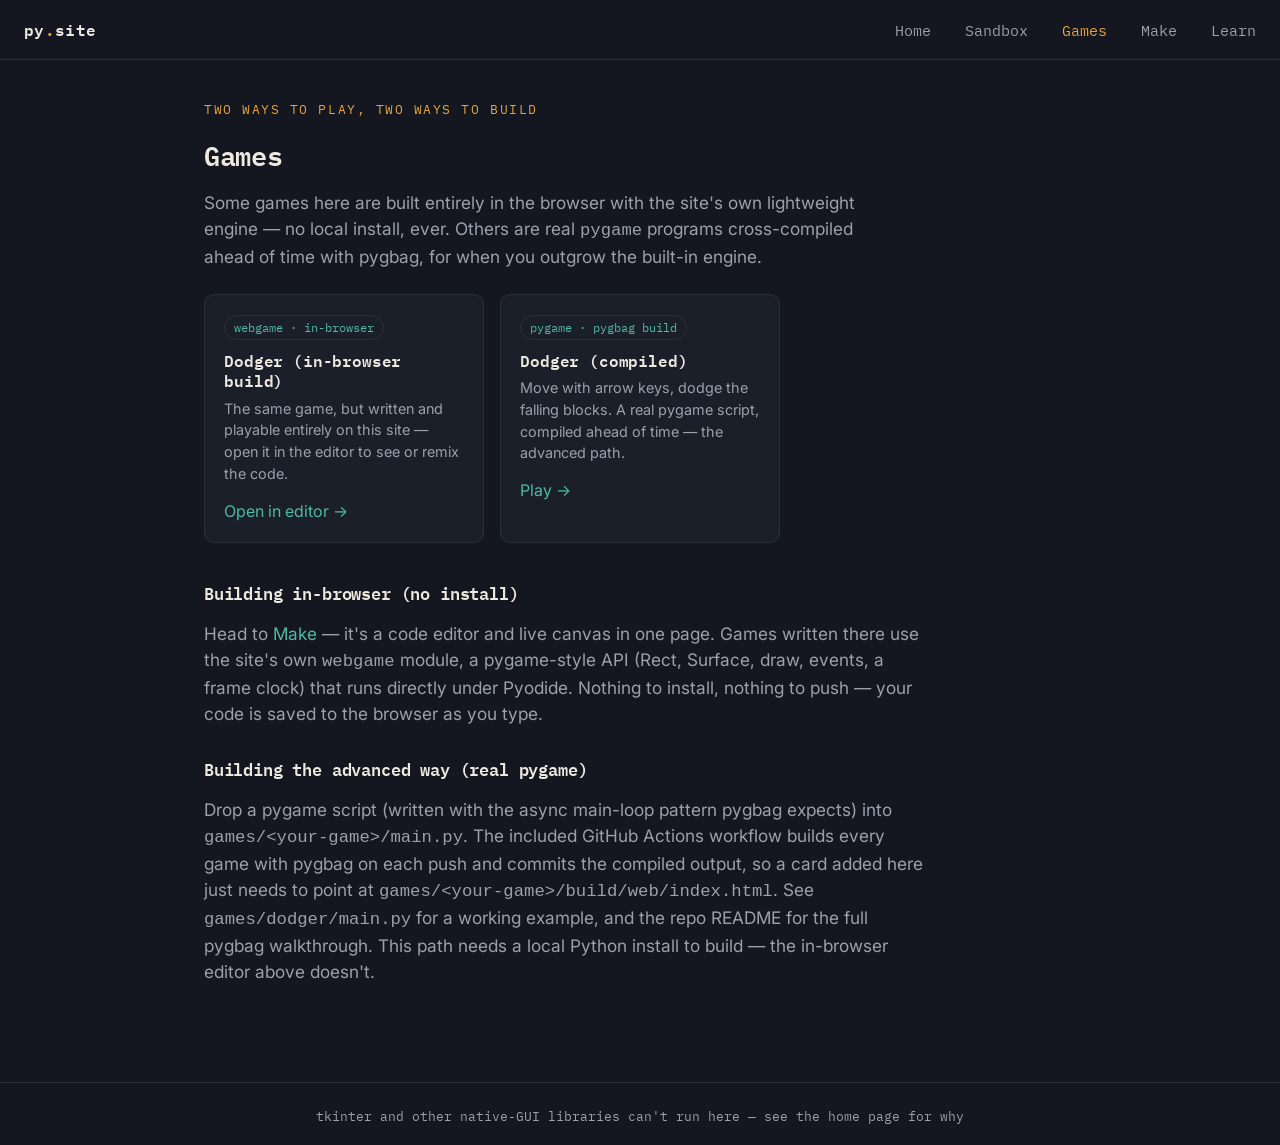
<file: games/index.html>
<!doctype html>
<html lang="en">
<head>
<meta charset="utf-8">
<meta name="viewport" content="width=device-width, initial-scale=1">
<title>Games — pysite</title>
<link rel="stylesheet" href="../assets/style.css">
<link rel="preconnect" href="https://fonts.googleapis.com">
<link href="https://fonts.googleapis.com/css2?family=IBM+Plex+Mono:wght@400;600&family=Inter:wght@400;500&display=swap" rel="stylesheet">
</head>
<body>

<header class="site-header">
  <div class="brand">py<span class="dot">.</span>site</div>
  <nav>
    <a href="../index.html">Home</a>
    <a href="../sandbox/index.html">Sandbox</a>
    <a href="index.html" class="current">Games</a>
    <a href="../make/index.html">Make</a>
    <a href="../learn/index.html">Learn</a>
  </nav>
</header>

<main>
  <div class="eyebrow">two ways to play, two ways to build</div>
  <h1 style="font-size: 1.7rem;">Games</h1>
  <p class="lede">
    Some games here are built entirely in the browser with the site's own lightweight
    engine — no local install, ever. Others are real <code>pygame</code> programs
    cross-compiled ahead of time with pygbag, for when you outgrow the built-in engine.
  </p>

  <div class="card-grid">
    <div class="card">
      <span class="tag">webgame &middot; in-browser</span>
      <h3>Dodger (in-browser build)</h3>
      <p>The same game, but written and playable entirely on this site — open it in the editor to see or remix the code.</p>
      <a href="../make/index.html">Open in editor &rarr;</a>
    </div>
    <div class="card">
      <span class="tag">pygame &middot; pygbag build</span>
      <h3>Dodger (compiled)</h3>
      <p>Move with arrow keys, dodge the falling blocks. A real pygame script, compiled ahead of time — the advanced path.</p>
      <a href="dodger/build/web/index.html">Play &rarr;</a>
    </div>
  </div>

  <h2 style="margin-top: 2.5rem; font-size: 1.05rem;">Building in-browser (no install)</h2>
  <p class="lede" style="max-width: 66ch;">
    Head to <a href="../make/index.html">Make</a> — it's a code editor and live canvas
    in one page. Games written there use the site's own <code>webgame</code> module, a
    pygame-style API (Rect, Surface, draw, events, a frame clock) that runs directly
    under Pyodide. Nothing to install, nothing to push — your code is saved to the
    browser as you type.
  </p>

  <h2 style="margin-top: 2rem; font-size: 1.05rem;">Building the advanced way (real pygame)</h2>
  <p class="lede" style="max-width: 66ch;">
    Drop a pygame script (written with the async main-loop pattern pygbag expects) into
    <code>games/&lt;your-game&gt;/main.py</code>. The included GitHub Actions workflow builds
    every game with pygbag on each push and commits the compiled output, so a card added
    here just needs to point at <code>games/&lt;your-game&gt;/build/web/index.html</code>.
    See <code>games/dodger/main.py</code> for a working example, and the repo README for
    the full pygbag walkthrough. This path needs a local Python install to build — the
    in-browser editor above doesn't.
  </p>
</main>

<footer>tkinter and other native-GUI libraries can't run here — see the home page for why</footer>
</body>
</html>
</file>
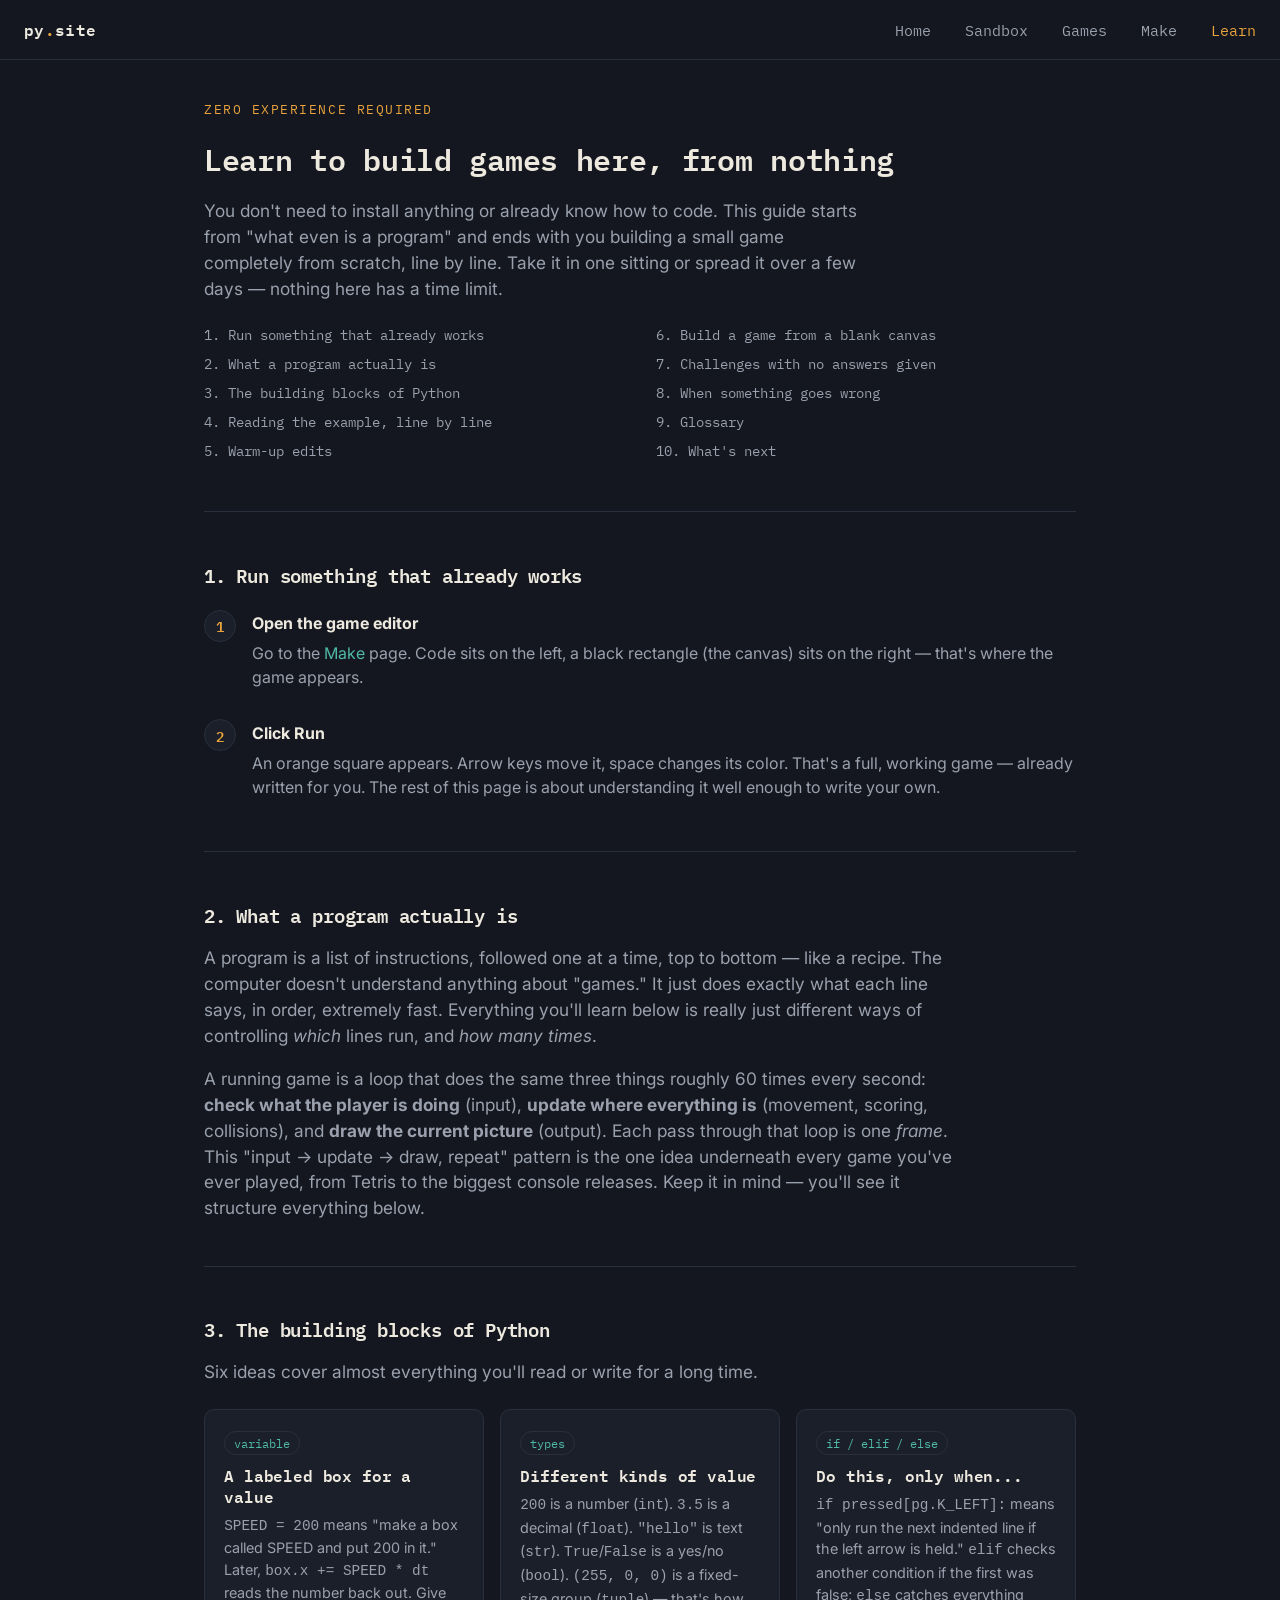
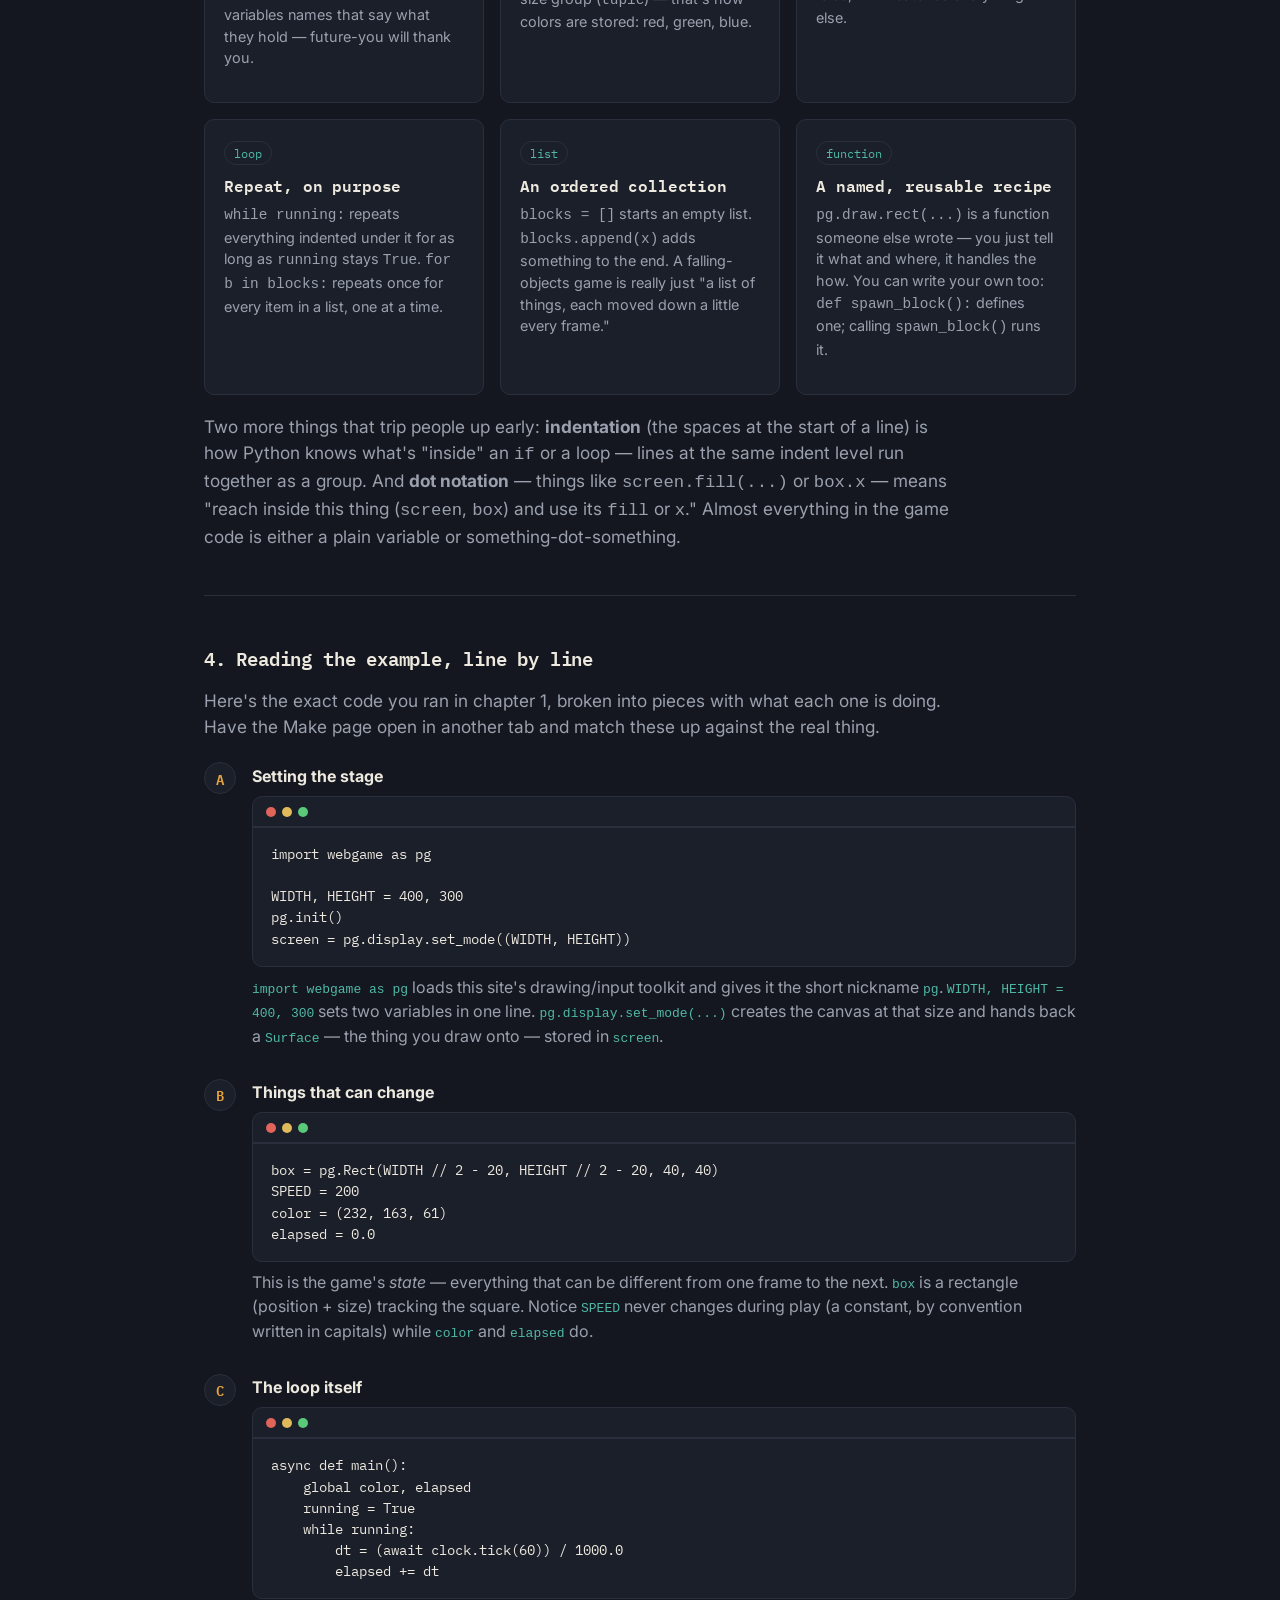
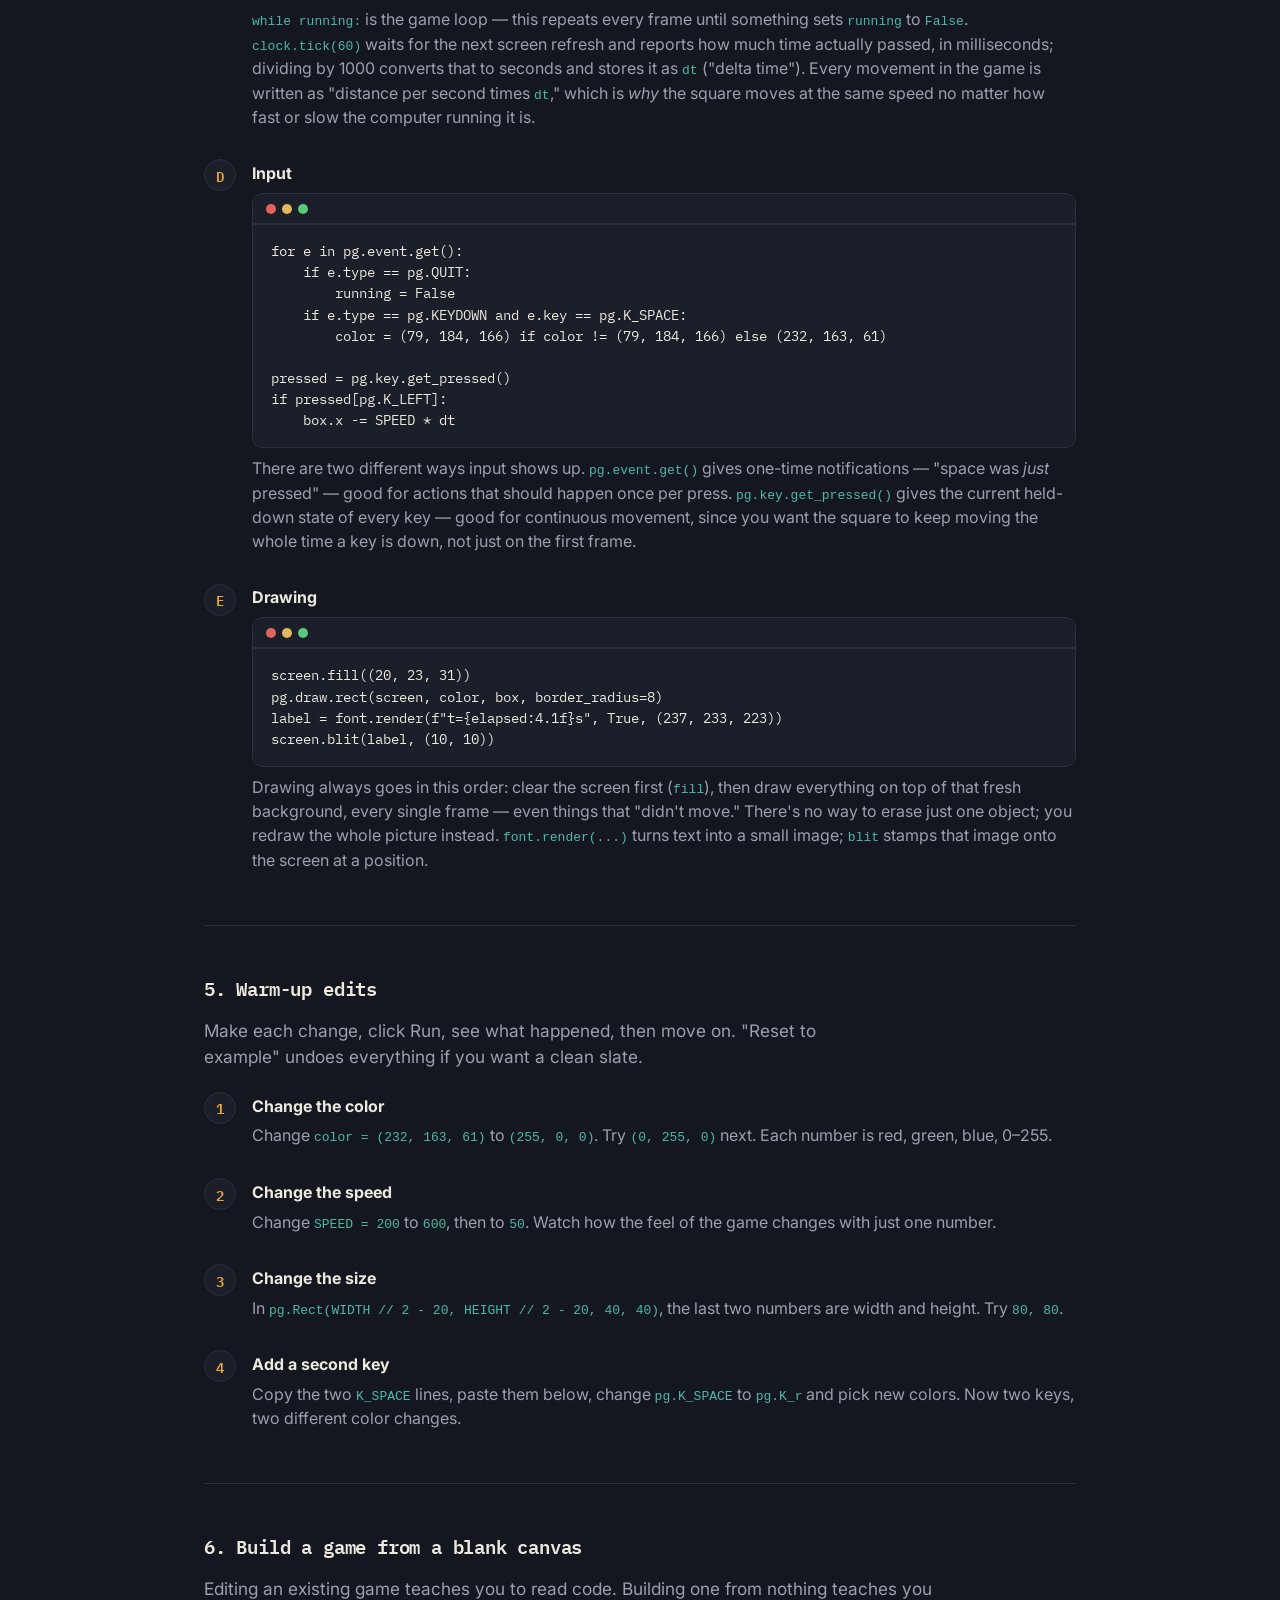
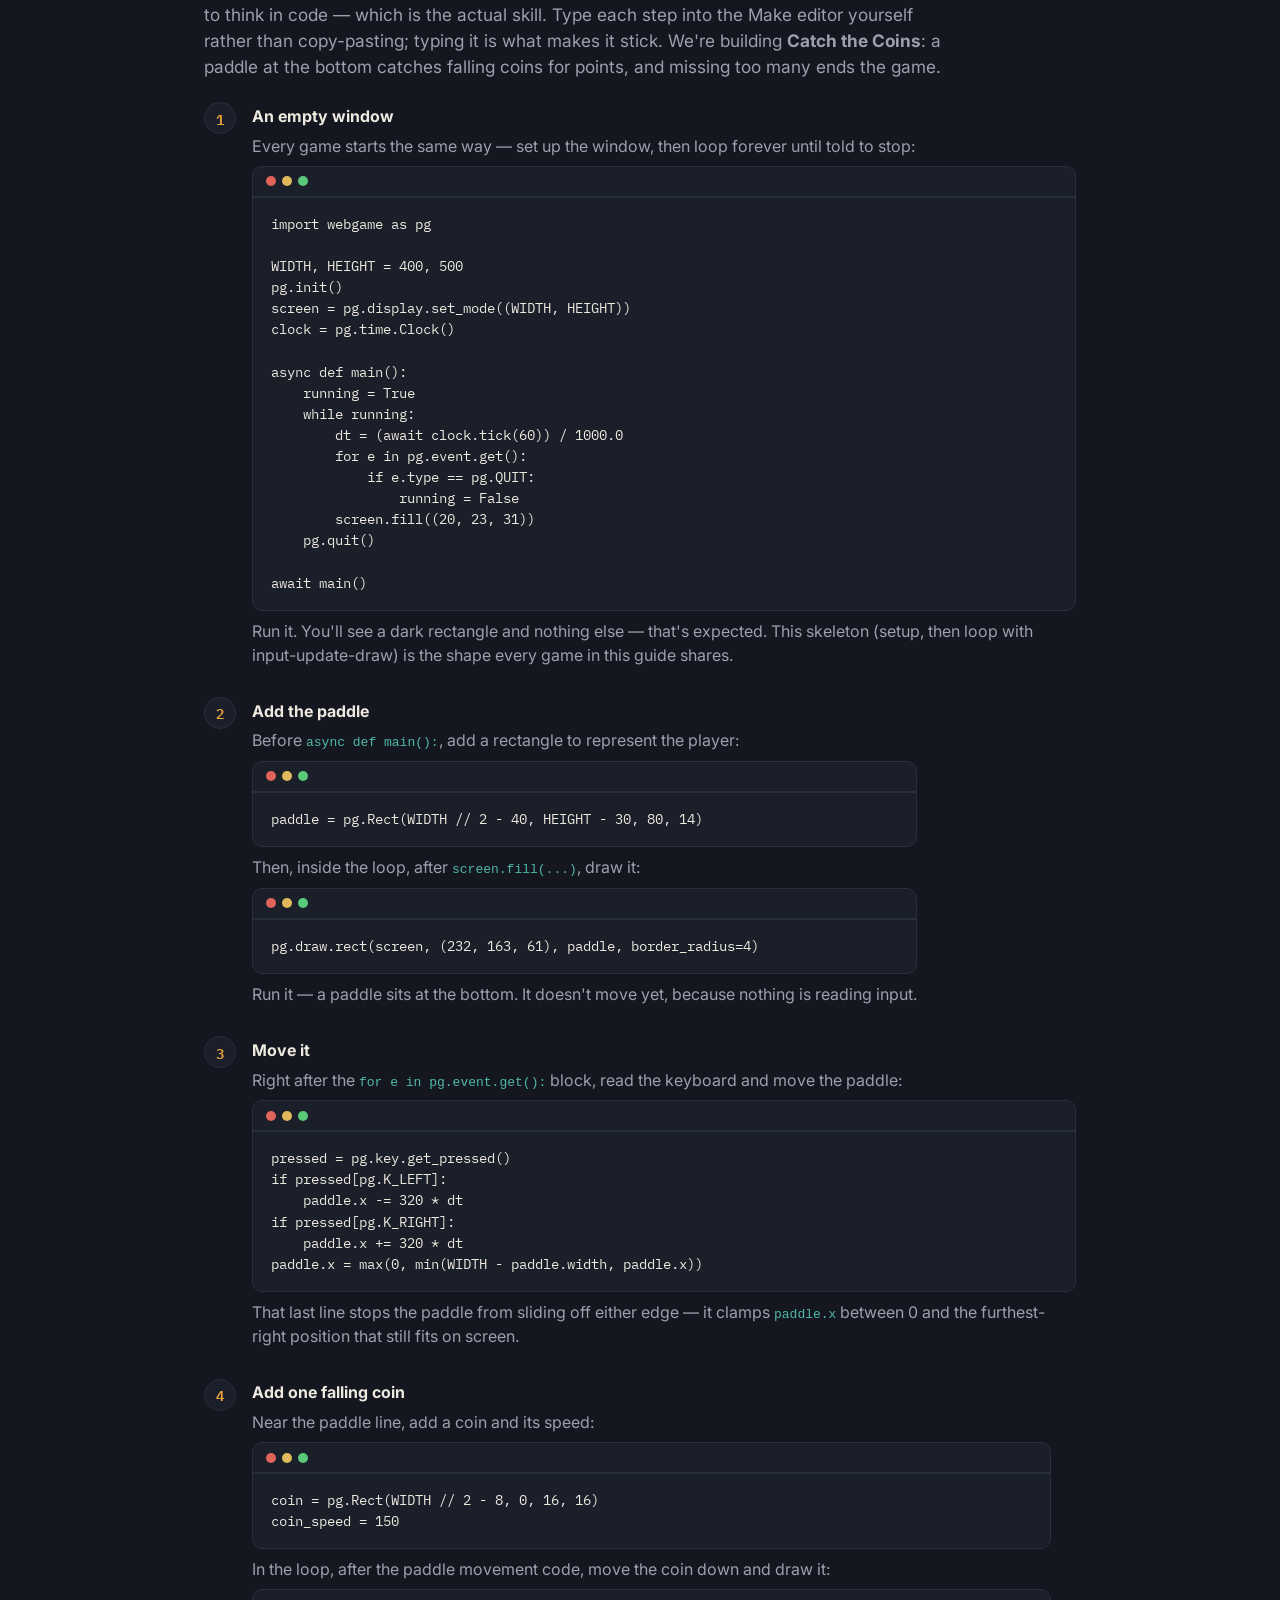
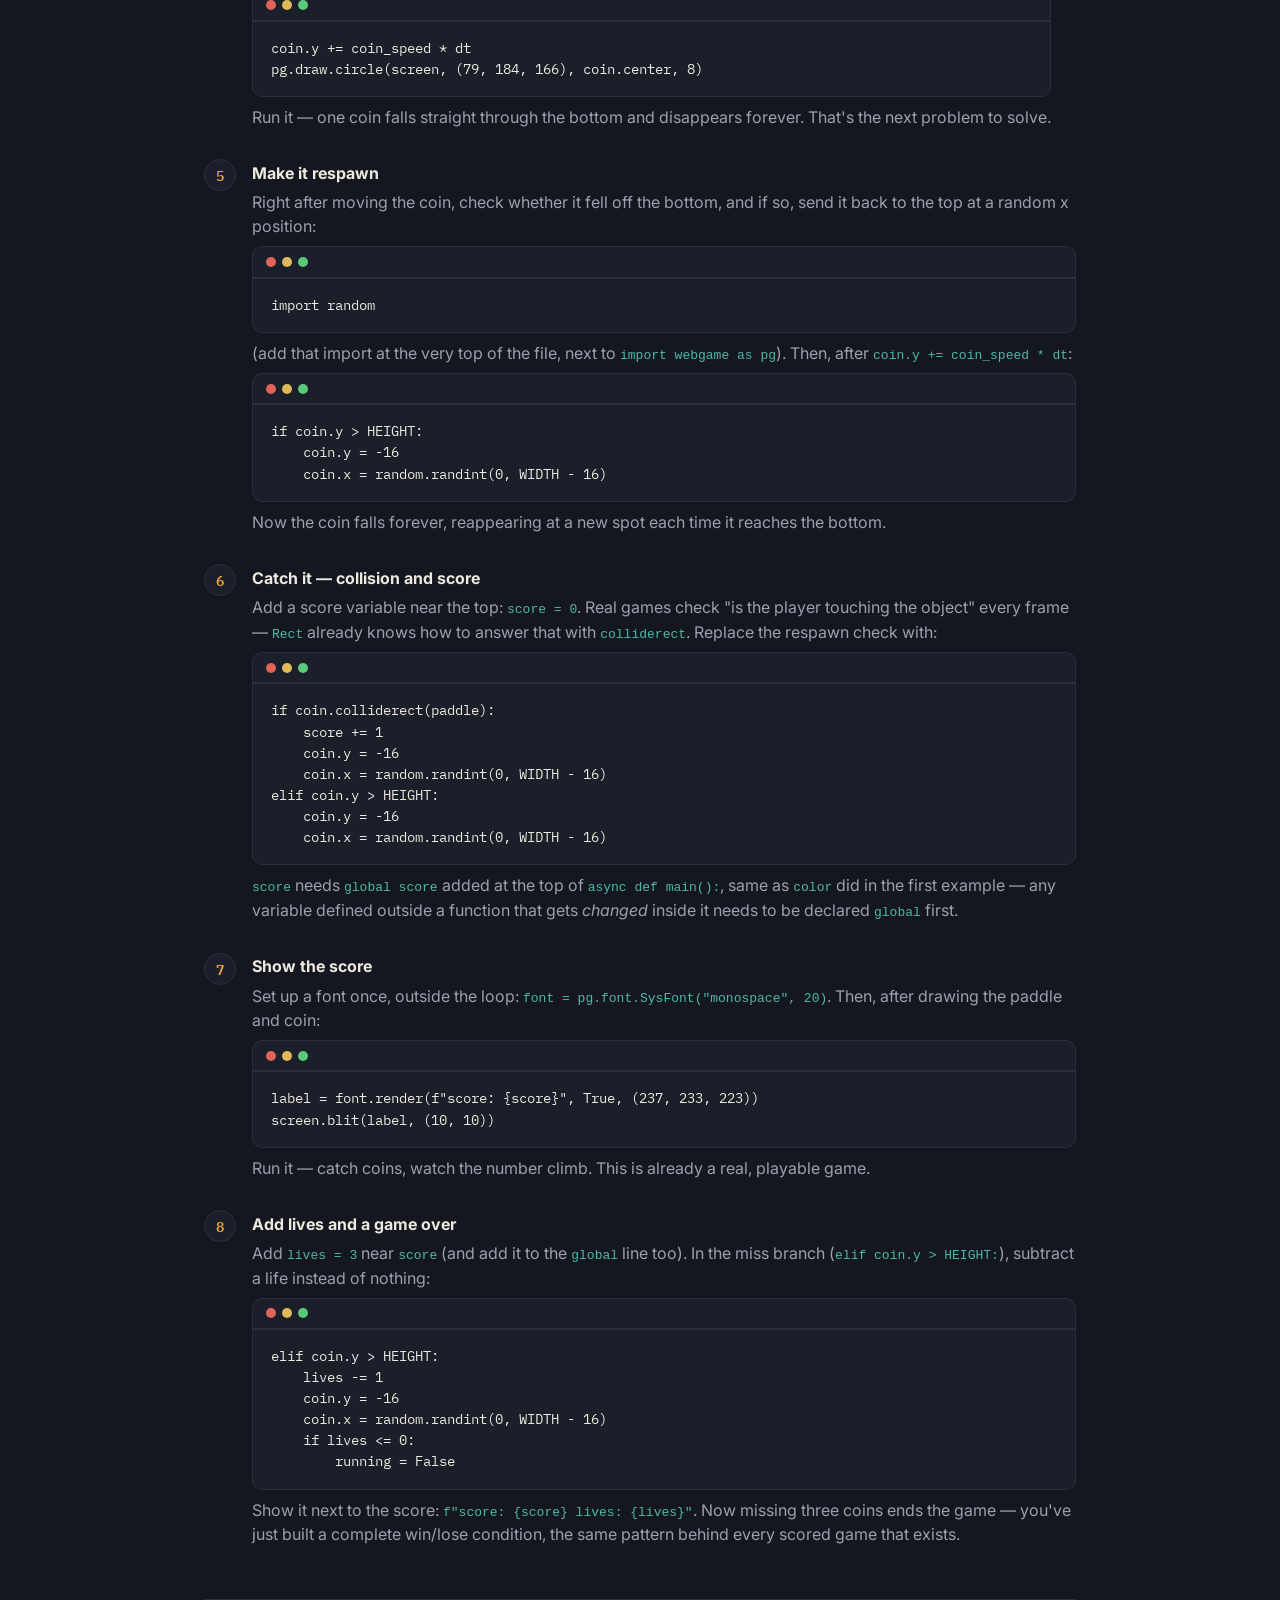
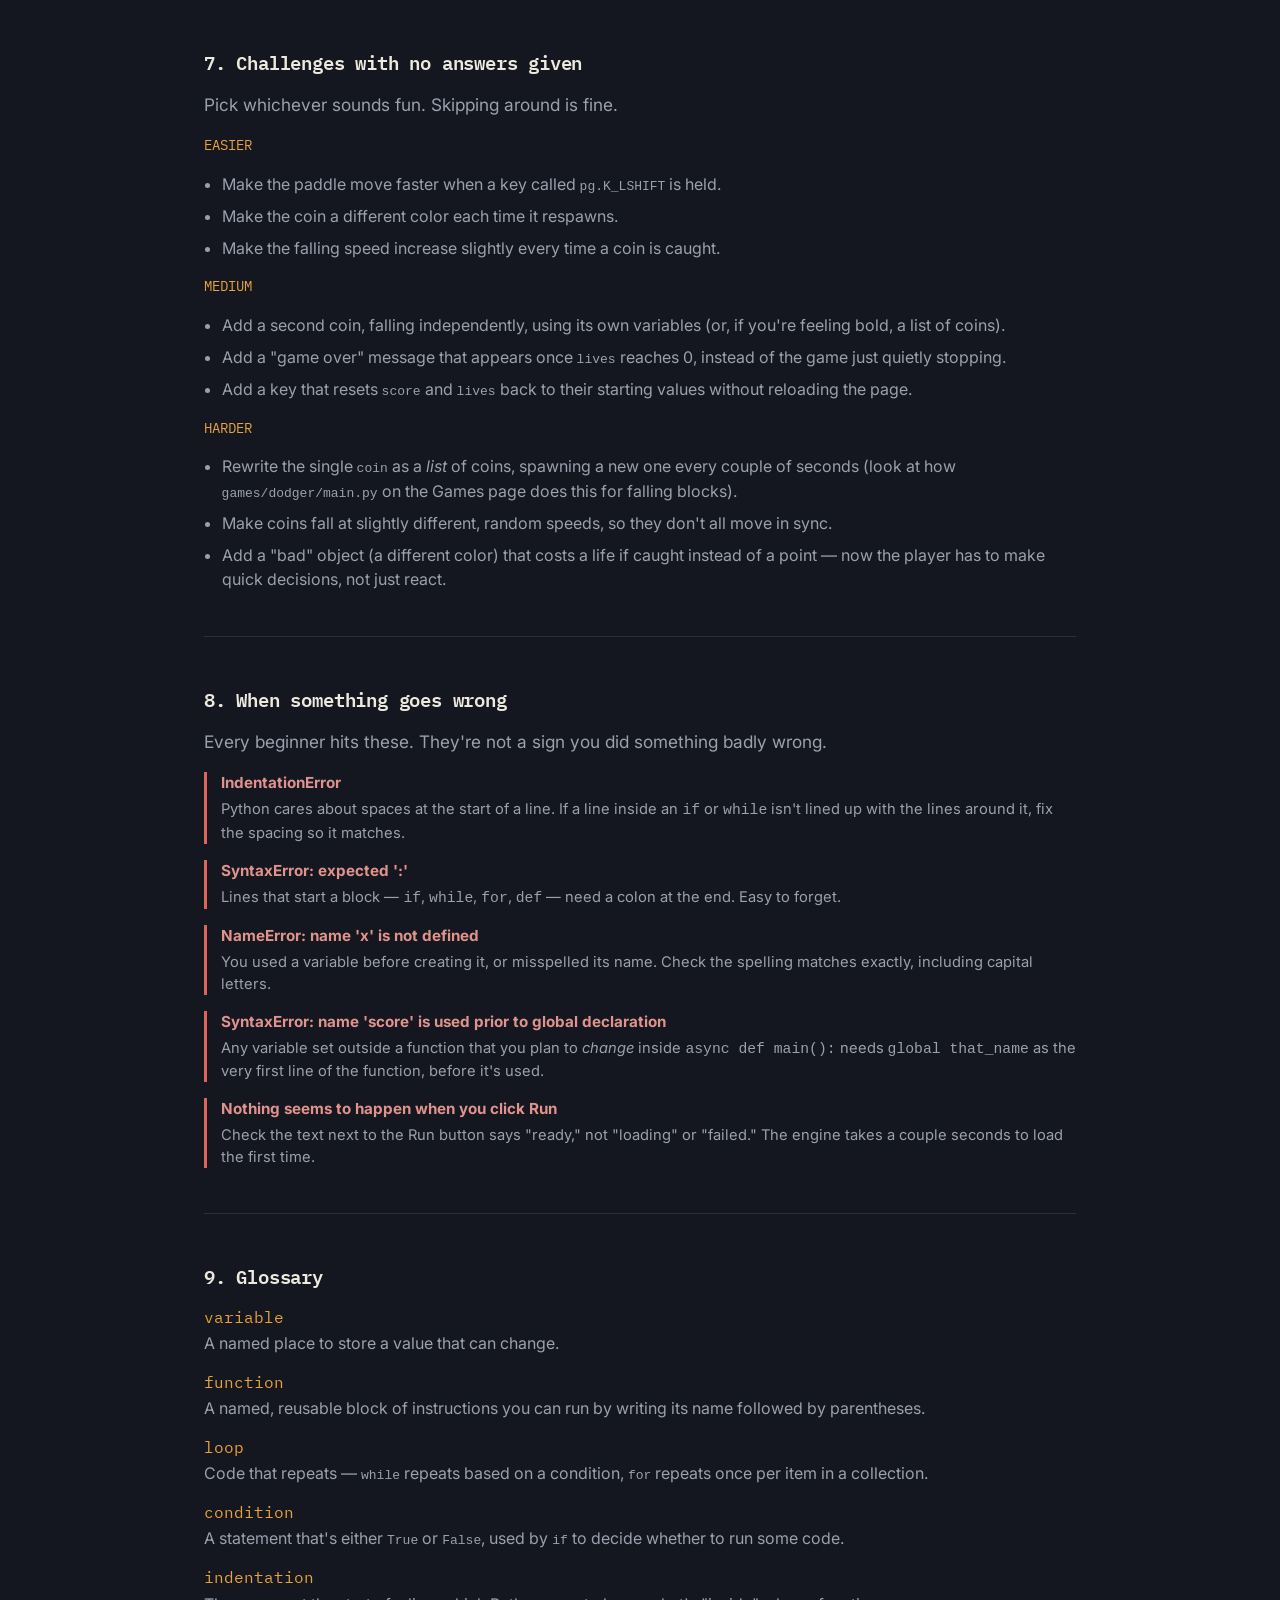
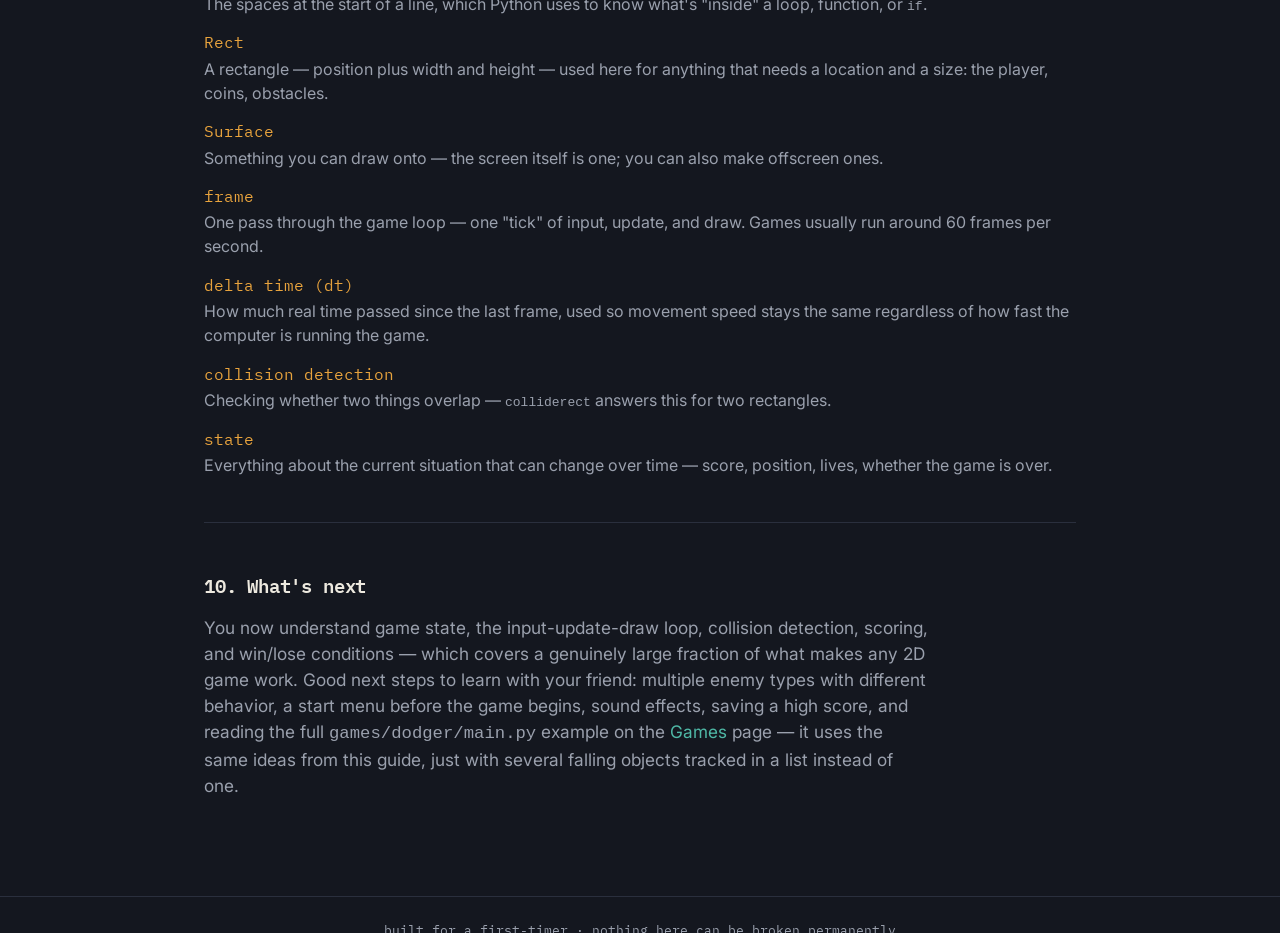
<file: learn/index.html>
<!doctype html>
<html lang="en">
<head>
<meta charset="utf-8">
<meta name="viewport" content="width=device-width, initial-scale=1">
<title>Learn — pysite</title>
<link rel="stylesheet" href="../assets/style.css">
<link rel="preconnect" href="https://fonts.googleapis.com">
<link href="https://fonts.googleapis.com/css2?family=IBM+Plex+Mono:wght@400;600&family=Inter:wght@400;500&display=swap" rel="stylesheet">
<style>
  .step { display: flex; gap: 1rem; margin: 1.4rem 0; }
  .step .num {
    font-family: var(--mono); font-weight: 600; color: var(--amber);
    background: var(--bg-raised); border: 1px solid var(--rule);
    width: 2rem; height: 2rem; border-radius: 50%;
    display: flex; align-items: center; justify-content: center;
    flex-shrink: 0; font-size: 0.9rem;
  }
  .step h4 { margin: 0.1rem 0 0.35rem; }
  .step p { margin: 0 0 0.5rem; color: var(--ink-dim); }
  .step code { color: var(--teal); }
  .challenge-list { padding-left: 1.1rem; color: var(--ink-dim); }
  .challenge-list li { margin: 0.5rem 0; }
  .oops { border-left: 3px solid #e0645a; padding-left: 0.9rem; margin: 1rem 0; }
  .oops h4 { margin: 0 0 0.2rem; color: #e0938c; font-size: 0.95rem; }
  .oops p { margin: 0; color: var(--ink-dim); font-size: 0.92rem; }
  code, .terminal pre, .terminal .out { word-break: break-word; }
  .toc { columns: 2; gap: 2rem; margin: 1.2rem 0 2.5rem; }
  .toc a { display: block; font-family: var(--mono); font-size: 0.88rem; padding: 0.25rem 0; color: var(--ink-dim); }
  .toc a:hover { color: var(--amber); text-decoration: none; }
  section.chapter { border-top: 1px solid var(--rule); padding-top: 2.2rem; margin-top: 2.8rem; }
  .glossary dt { font-family: var(--mono); color: var(--amber); margin-top: 0.9rem; }
  .glossary dd { margin: 0.15rem 0 0; color: var(--ink-dim); }
  .diff-add { color: var(--teal); }
</style>
</head>
<body>

<header class="site-header">
  <div class="brand">py<span class="dot">.</span>site</div>
  <nav>
    <a href="../index.html">Home</a>
    <a href="../sandbox/index.html">Sandbox</a>
    <a href="../games/index.html">Games</a>
    <a href="../make/index.html">Make</a>
    <a href="index.html" class="current">Learn</a>
  </nav>
</header>

<main>
  <div class="eyebrow">zero experience required</div>
  <h1 style="font-size: 1.9rem;">Learn to build games here, from nothing</h1>
  <p class="lede">
    You don't need to install anything or already know how to code. This guide
    starts from "what even is a program" and ends with you building a small
    game completely from scratch, line by line. Take it in one sitting or
    spread it over a few days — nothing here has a time limit.
  </p>

  <div class="toc">
    <a href="#ch1">1. Run something that already works</a>
    <a href="#ch2">2. What a program actually is</a>
    <a href="#ch3">3. The building blocks of Python</a>
    <a href="#ch4">4. Reading the example, line by line</a>
    <a href="#ch5">5. Warm-up edits</a>
    <a href="#ch6">6. Build a game from a blank canvas</a>
    <a href="#ch7">7. Challenges with no answers given</a>
    <a href="#ch8">8. When something goes wrong</a>
    <a href="#ch9">9. Glossary</a>
    <a href="#ch10">10. What's next</a>
  </div>

  <section class="chapter" id="ch1">
  <h2 style="font-size: 1.2rem;">1. Run something that already works</h2>
  <div class="step">
    <div class="num">1</div>
    <div>
      <h4>Open the game editor</h4>
      <p>
        Go to the <a href="../make/index.html">Make</a> page. Code sits on the
        left, a black rectangle (the canvas) sits on the right — that's where
        the game appears.
      </p>
    </div>
  </div>
  <div class="step">
    <div class="num">2</div>
    <div>
      <h4>Click Run</h4>
      <p>
        An orange square appears. Arrow keys move it, space changes its
        color. That's a full, working game — already written for you. The
        rest of this page is about understanding it well enough to write
        your own.
      </p>
    </div>
  </div>
  </section>

  <section class="chapter" id="ch2">
  <h2 style="font-size: 1.2rem;">2. What a program actually is</h2>
  <p class="lede" style="max-width: 68ch;">
    A program is a list of instructions, followed one at a time, top to
    bottom — like a recipe. The computer doesn't understand anything about
    "games." It just does exactly what each line says, in order, extremely
    fast. Everything you'll learn below is really just different ways of
    controlling <em>which</em> lines run, and <em>how many times</em>.
  </p>
  <p class="lede" style="max-width: 68ch;">
    A running game is a loop that does the same three things roughly 60
    times every second: <strong>check what the player is doing</strong>
    (input), <strong>update where everything is</strong> (movement, scoring,
    collisions), and <strong>draw the current picture</strong> (output). Each
    pass through that loop is one <em>frame</em>. This "input → update →
    draw, repeat" pattern is the one idea underneath every game you've ever
    played, from Tetris to the biggest console releases. Keep it in mind —
    you'll see it structure everything below.
  </p>
  </section>

  <section class="chapter" id="ch3">
  <h2 style="font-size: 1.2rem;">3. The building blocks of Python</h2>
  <p class="lede">Six ideas cover almost everything you'll read or write for a long time.</p>

  <div class="card-grid">
    <div class="card">
      <span class="tag">variable</span>
      <h3>A labeled box for a value</h3>
      <p><code>SPEED = 200</code> means "make a box called SPEED and put 200 in it." Later, <code>box.x += SPEED * dt</code> reads the number back out. Give variables names that say what they hold — future-you will thank you.</p>
    </div>
    <div class="card">
      <span class="tag">types</span>
      <h3>Different kinds of value</h3>
      <p><code>200</code> is a number (<code>int</code>). <code>3.5</code> is a decimal (<code>float</code>). <code>"hello"</code> is text (<code>str</code>). <code>True</code>/<code>False</code> is a yes/no (<code>bool</code>). <code>(255, 0, 0)</code> is a fixed-size group (<code>tuple</code>) — that's how colors are stored: red, green, blue.</p>
    </div>
    <div class="card">
      <span class="tag">if / elif / else</span>
      <h3>Do this, only when...</h3>
      <p><code>if pressed[pg.K_LEFT]:</code> means "only run the next indented line if the left arrow is held." <code>elif</code> checks another condition if the first was false; <code>else</code> catches everything else.</p>
    </div>
    <div class="card">
      <span class="tag">loop</span>
      <h3>Repeat, on purpose</h3>
      <p><code>while running:</code> repeats everything indented under it for as long as <code>running</code> stays <code>True</code>. <code>for b in blocks:</code> repeats once for every item in a list, one at a time.</p>
    </div>
    <div class="card">
      <span class="tag">list</span>
      <h3>An ordered collection</h3>
      <p><code>blocks = []</code> starts an empty list. <code>blocks.append(x)</code> adds something to the end. A falling-objects game is really just "a list of things, each moved down a little every frame."</p>
    </div>
    <div class="card">
      <span class="tag">function</span>
      <h3>A named, reusable recipe</h3>
      <p><code>pg.draw.rect(...)</code> is a function someone else wrote — you just tell it what and where, it handles the how. You can write your own too: <code>def spawn_block():</code> defines one; calling <code>spawn_block()</code> runs it.</p>
    </div>
  </div>

  <p class="lede" style="max-width: 68ch; margin-top: 1.2rem;">
    Two more things that trip people up early: <strong>indentation</strong>
    (the spaces at the start of a line) is how Python knows what's "inside"
    an <code>if</code> or a loop — lines at the same indent level run
    together as a group. And <strong>dot notation</strong> — things like
    <code>screen.fill(...)</code> or <code>box.x</code> — means "reach inside
    this thing (<code>screen</code>, <code>box</code>) and use its
    <code>fill</code> or <code>x</code>." Almost everything in the game code
    is either a plain variable or something-dot-something.
  </p>
  </section>

  <section class="chapter" id="ch4">
  <h2 style="font-size: 1.2rem;">4. Reading the example, line by line</h2>
  <p class="lede" style="max-width: 68ch;">
    Here's the exact code you ran in chapter 1, broken into pieces with what
    each one is doing. Have the Make page open in another tab and match these
    up against the real thing.
  </p>

  <div class="step">
    <div class="num">A</div>
    <div>
      <h4>Setting the stage</h4>
      <div class="terminal" style="margin: 0.5rem 0;"><div class="bar"><span></span><span></span><span></span></div><pre class="out" style="color: var(--ink);">import webgame as pg

WIDTH, HEIGHT = 400, 300
pg.init()
screen = pg.display.set_mode((WIDTH, HEIGHT))</pre></div>
      <p><code>import webgame as pg</code> loads this site's drawing/input toolkit and gives it the short nickname <code>pg</code>. <code>WIDTH, HEIGHT = 400, 300</code> sets two variables in one line. <code>pg.display.set_mode(...)</code> creates the canvas at that size and hands back a <code>Surface</code> — the thing you draw onto — stored in <code>screen</code>.</p>
    </div>
  </div>

  <div class="step">
    <div class="num">B</div>
    <div>
      <h4>Things that can change</h4>
      <div class="terminal" style="margin: 0.5rem 0;"><div class="bar"><span></span><span></span><span></span></div><pre class="out" style="color: var(--ink);">box = pg.Rect(WIDTH // 2 - 20, HEIGHT // 2 - 20, 40, 40)
SPEED = 200
color = (232, 163, 61)
elapsed = 0.0</pre></div>
      <p>This is the game's <em>state</em> — everything that can be different from one frame to the next. <code>box</code> is a rectangle (position + size) tracking the square. Notice <code>SPEED</code> never changes during play (a constant, by convention written in capitals) while <code>color</code> and <code>elapsed</code> do.</p>
    </div>
  </div>

  <div class="step">
    <div class="num">C</div>
    <div>
      <h4>The loop itself</h4>
      <div class="terminal" style="margin: 0.5rem 0;"><div class="bar"><span></span><span></span><span></span></div><pre class="out" style="color: var(--ink);">async def main():
    global color, elapsed
    running = True
    while running:
        dt = (await clock.tick(60)) / 1000.0
        elapsed += dt</pre></div>
      <p><code>while running:</code> is the game loop — this repeats every frame until something sets <code>running</code> to <code>False</code>. <code>clock.tick(60)</code> waits for the next screen refresh and reports how much time actually passed, in milliseconds; dividing by 1000 converts that to seconds and stores it as <code>dt</code> ("delta time"). Every movement in the game is written as "distance per second times <code>dt</code>," which is <em>why</em> the square moves at the same speed no matter how fast or slow the computer running it is.</p>
    </div>
  </div>

  <div class="step">
    <div class="num">D</div>
    <div>
      <h4>Input</h4>
      <div class="terminal" style="margin: 0.5rem 0;"><div class="bar"><span></span><span></span><span></span></div><pre class="out" style="color: var(--ink);">for e in pg.event.get():
    if e.type == pg.QUIT:
        running = False
    if e.type == pg.KEYDOWN and e.key == pg.K_SPACE:
        color = (79, 184, 166) if color != (79, 184, 166) else (232, 163, 61)

pressed = pg.key.get_pressed()
if pressed[pg.K_LEFT]:
    box.x -= SPEED * dt</pre></div>
      <p>There are two different ways input shows up. <code>pg.event.get()</code> gives one-time notifications — "space was <em>just</em> pressed" — good for actions that should happen once per press. <code>pg.key.get_pressed()</code> gives the current held-down state of every key — good for continuous movement, since you want the square to keep moving the whole time a key is down, not just on the first frame.</p>
    </div>
  </div>

  <div class="step">
    <div class="num">E</div>
    <div>
      <h4>Drawing</h4>
      <div class="terminal" style="margin: 0.5rem 0;"><div class="bar"><span></span><span></span><span></span></div><pre class="out" style="color: var(--ink);">screen.fill((20, 23, 31))
pg.draw.rect(screen, color, box, border_radius=8)
label = font.render(f"t={elapsed:4.1f}s", True, (237, 233, 223))
screen.blit(label, (10, 10))</pre></div>
      <p>Drawing always goes in this order: clear the screen first (<code>fill</code>), then draw everything on top of that fresh background, every single frame — even things that "didn't move." There's no way to erase just one object; you redraw the whole picture instead. <code>font.render(...)</code> turns text into a small image; <code>blit</code> stamps that image onto the screen at a position.</p>
    </div>
  </div>
  </section>

  <section class="chapter" id="ch5">
  <h2 style="font-size: 1.2rem;">5. Warm-up edits</h2>
  <p class="lede">Make each change, click Run, see what happened, then move on. "Reset to example" undoes everything if you want a clean slate.</p>

  <div class="step">
    <div class="num">1</div>
    <div><h4>Change the color</h4><p>Change <code>color = (232, 163, 61)</code> to <code>(255, 0, 0)</code>. Try <code>(0, 255, 0)</code> next. Each number is red, green, blue, 0–255.</p></div>
  </div>
  <div class="step">
    <div class="num">2</div>
    <div><h4>Change the speed</h4><p>Change <code>SPEED = 200</code> to <code>600</code>, then to <code>50</code>. Watch how the feel of the game changes with just one number.</p></div>
  </div>
  <div class="step">
    <div class="num">3</div>
    <div><h4>Change the size</h4><p>In <code>pg.Rect(WIDTH // 2 - 20, HEIGHT // 2 - 20, 40, 40)</code>, the last two numbers are width and height. Try <code>80, 80</code>.</p></div>
  </div>
  <div class="step">
    <div class="num">4</div>
    <div><h4>Add a second key</h4><p>Copy the two <code>K_SPACE</code> lines, paste them below, change <code>pg.K_SPACE</code> to <code>pg.K_r</code> and pick new colors. Now two keys, two different color changes.</p></div>
  </div>
  </section>

  <section class="chapter" id="ch6">
  <h2 style="font-size: 1.2rem;">6. Build a game from a blank canvas</h2>
  <p class="lede" style="max-width: 68ch;">
    Editing an existing game teaches you to read code. Building one from
    nothing teaches you to think in code — which is the actual skill. Type
    each step into the Make editor yourself rather than copy-pasting; typing
    it is what makes it stick. We're building <strong>Catch the Coins</strong>:
    a paddle at the bottom catches falling coins for points, and missing too
    many ends the game.
  </p>

  <div class="step">
    <div class="num">1</div>
    <div>
      <h4>An empty window</h4>
      <p>Every game starts the same way — set up the window, then loop forever until told to stop:</p>
      <div class="terminal" style="margin: 0.5rem 0;"><div class="bar"><span></span><span></span><span></span></div><pre class="out" style="color: var(--ink);">import webgame as pg

WIDTH, HEIGHT = 400, 500
pg.init()
screen = pg.display.set_mode((WIDTH, HEIGHT))
clock = pg.time.Clock()

async def main():
    running = True
    while running:
        dt = (await clock.tick(60)) / 1000.0
        for e in pg.event.get():
            if e.type == pg.QUIT:
                running = False
        screen.fill((20, 23, 31))
    pg.quit()

await main()</pre></div>
      <p>Run it. You'll see a dark rectangle and nothing else — that's expected. This skeleton (setup, then loop with input-update-draw) is the shape every game in this guide shares.</p>
    </div>
  </div>

  <div class="step">
    <div class="num">2</div>
    <div>
      <h4>Add the paddle</h4>
      <p>Before <code>async def main():</code>, add a rectangle to represent the player:</p>
      <div class="terminal" style="margin: 0.5rem 0;"><div class="bar"><span></span><span></span><span></span></div><pre class="out" style="color: var(--ink);">paddle = pg.Rect(WIDTH // 2 - 40, HEIGHT - 30, 80, 14)</pre></div>
      <p>Then, inside the loop, after <code>screen.fill(...)</code>, draw it:</p>
      <div class="terminal" style="margin: 0.5rem 0;"><div class="bar"><span></span><span></span><span></span></div><pre class="out" style="color: var(--ink);">pg.draw.rect(screen, (232, 163, 61), paddle, border_radius=4)</pre></div>
      <p>Run it — a paddle sits at the bottom. It doesn't move yet, because nothing is reading input.</p>
    </div>
  </div>

  <div class="step">
    <div class="num">3</div>
    <div>
      <h4>Move it</h4>
      <p>Right after the <code>for e in pg.event.get():</code> block, read the keyboard and move the paddle:</p>
      <div class="terminal" style="margin: 0.5rem 0;"><div class="bar"><span></span><span></span><span></span></div><pre class="out" style="color: var(--ink);">pressed = pg.key.get_pressed()
if pressed[pg.K_LEFT]:
    paddle.x -= 320 * dt
if pressed[pg.K_RIGHT]:
    paddle.x += 320 * dt
paddle.x = max(0, min(WIDTH - paddle.width, paddle.x))</pre></div>
      <p>That last line stops the paddle from sliding off either edge — it clamps <code>paddle.x</code> between 0 and the furthest-right position that still fits on screen.</p>
    </div>
  </div>

  <div class="step">
    <div class="num">4</div>
    <div>
      <h4>Add one falling coin</h4>
      <p>Near the paddle line, add a coin and its speed:</p>
      <div class="terminal" style="margin: 0.5rem 0;"><div class="bar"><span></span><span></span><span></span></div><pre class="out" style="color: var(--ink);">coin = pg.Rect(WIDTH // 2 - 8, 0, 16, 16)
coin_speed = 150</pre></div>
      <p>In the loop, after the paddle movement code, move the coin down and draw it:</p>
      <div class="terminal" style="margin: 0.5rem 0;"><div class="bar"><span></span><span></span><span></span></div><pre class="out" style="color: var(--ink);">coin.y += coin_speed * dt
pg.draw.circle(screen, (79, 184, 166), coin.center, 8)</pre></div>
      <p>Run it — one coin falls straight through the bottom and disappears forever. That's the next problem to solve.</p>
    </div>
  </div>

  <div class="step">
    <div class="num">5</div>
    <div>
      <h4>Make it respawn</h4>
      <p>Right after moving the coin, check whether it fell off the bottom, and if so, send it back to the top at a random x position:</p>
      <div class="terminal" style="margin: 0.5rem 0;"><div class="bar"><span></span><span></span><span></span></div><pre class="out" style="color: var(--ink);">import random
</pre></div>
      <p>(add that import at the very top of the file, next to <code>import webgame as pg</code>). Then, after <code>coin.y += coin_speed * dt</code>:</p>
      <div class="terminal" style="margin: 0.5rem 0;"><div class="bar"><span></span><span></span><span></span></div><pre class="out" style="color: var(--ink);">if coin.y > HEIGHT:
    coin.y = -16
    coin.x = random.randint(0, WIDTH - 16)</pre></div>
      <p>Now the coin falls forever, reappearing at a new spot each time it reaches the bottom.</p>
    </div>
  </div>

  <div class="step">
    <div class="num">6</div>
    <div>
      <h4>Catch it — collision and score</h4>
      <p>Add a score variable near the top: <code>score = 0</code>. Real games check "is the player touching the object" every frame — <code>Rect</code> already knows how to answer that with <code>colliderect</code>. Replace the respawn check with:</p>
      <div class="terminal" style="margin: 0.5rem 0;"><div class="bar"><span></span><span></span><span></span></div><pre class="out" style="color: var(--ink);">if coin.colliderect(paddle):
    score += 1
    coin.y = -16
    coin.x = random.randint(0, WIDTH - 16)
elif coin.y > HEIGHT:
    coin.y = -16
    coin.x = random.randint(0, WIDTH - 16)</pre></div>
      <p><code>score</code> needs <code>global score</code> added at the top of <code>async def main():</code>, same as <code>color</code> did in the first example — any variable defined outside a function that gets <em>changed</em> inside it needs to be declared <code>global</code> first.</p>
    </div>
  </div>

  <div class="step">
    <div class="num">7</div>
    <div>
      <h4>Show the score</h4>
      <p>Set up a font once, outside the loop: <code>font = pg.font.SysFont("monospace", 20)</code>. Then, after drawing the paddle and coin:</p>
      <div class="terminal" style="margin: 0.5rem 0;"><div class="bar"><span></span><span></span><span></span></div><pre class="out" style="color: var(--ink);">label = font.render(f"score: {score}", True, (237, 233, 223))
screen.blit(label, (10, 10))</pre></div>
      <p>Run it — catch coins, watch the number climb. This is already a real, playable game.</p>
    </div>
  </div>

  <div class="step">
    <div class="num">8</div>
    <div>
      <h4>Add lives and a game over</h4>
      <p>Add <code>lives = 3</code> near <code>score</code> (and add it to the <code>global</code> line too). In the miss branch (<code>elif coin.y > HEIGHT:</code>), subtract a life instead of nothing:</p>
      <div class="terminal" style="margin: 0.5rem 0;"><div class="bar"><span></span><span></span><span></span></div><pre class="out" style="color: var(--ink);">elif coin.y > HEIGHT:
    lives -= 1
    coin.y = -16
    coin.x = random.randint(0, WIDTH - 16)
    if lives <= 0:
        running = False</pre></div>
      <p>Show it next to the score: <code>f"score: {score}   lives: {lives}"</code>. Now missing three coins ends the game — you've just built a complete win/lose condition, the same pattern behind every scored game that exists.</p>
    </div>
  </div>
  </section>

  <section class="chapter" id="ch7">
  <h2 style="font-size: 1.2rem;">7. Challenges with no answers given</h2>
  <p class="lede">Pick whichever sounds fun. Skipping around is fine.</p>
  <p class="lede" style="margin: 0.6rem 0 0.2rem; font-family: var(--mono); font-size: 0.85rem; color: var(--amber);">EASIER</p>
  <ul class="challenge-list">
    <li>Make the paddle move faster when a key called <code>pg.K_LSHIFT</code> is held.</li>
    <li>Make the coin a different color each time it respawns.</li>
    <li>Make the falling speed increase slightly every time a coin is caught.</li>
  </ul>
  <p class="lede" style="margin: 1rem 0 0.2rem; font-family: var(--mono); font-size: 0.85rem; color: var(--amber);">MEDIUM</p>
  <ul class="challenge-list">
    <li>Add a second coin, falling independently, using its own variables (or, if you're feeling bold, a list of coins).</li>
    <li>Add a "game over" message that appears once <code>lives</code> reaches 0, instead of the game just quietly stopping.</li>
    <li>Add a key that resets <code>score</code> and <code>lives</code> back to their starting values without reloading the page.</li>
  </ul>
  <p class="lede" style="margin: 1rem 0 0.2rem; font-family: var(--mono); font-size: 0.85rem; color: var(--amber);">HARDER</p>
  <ul class="challenge-list">
    <li>Rewrite the single <code>coin</code> as a <em>list</em> of coins, spawning a new one every couple of seconds (look at how <code>games/dodger/main.py</code> on the Games page does this for falling blocks).</li>
    <li>Make coins fall at slightly different, random speeds, so they don't all move in sync.</li>
    <li>Add a "bad" object (a different color) that costs a life if caught instead of a point — now the player has to make quick decisions, not just react.</li>
  </ul>
  </section>

  <section class="chapter" id="ch8">
  <h2 style="font-size: 1.2rem;">8. When something goes wrong</h2>
  <p class="lede">Every beginner hits these. They're not a sign you did something badly wrong.</p>

  <div class="oops"><h4>IndentationError</h4><p>Python cares about spaces at the start of a line. If a line inside an <code>if</code> or <code>while</code> isn't lined up with the lines around it, fix the spacing so it matches.</p></div>
  <div class="oops"><h4>SyntaxError: expected ':'</h4><p>Lines that start a block — <code>if</code>, <code>while</code>, <code>for</code>, <code>def</code> — need a colon at the end. Easy to forget.</p></div>
  <div class="oops"><h4>NameError: name 'x' is not defined</h4><p>You used a variable before creating it, or misspelled its name. Check the spelling matches exactly, including capital letters.</p></div>
  <div class="oops"><h4>SyntaxError: name 'score' is used prior to global declaration</h4><p>Any variable set outside a function that you plan to <em>change</em> inside <code>async def main():</code> needs <code>global that_name</code> as the very first line of the function, before it's used.</p></div>
  <div class="oops"><h4>Nothing seems to happen when you click Run</h4><p>Check the text next to the Run button says "ready," not "loading" or "failed." The engine takes a couple seconds to load the first time.</p></div>
  </section>

  <section class="chapter" id="ch9">
  <h2 style="font-size: 1.2rem;">9. Glossary</h2>
  <dl class="glossary">
    <dt>variable</dt><dd>A named place to store a value that can change.</dd>
    <dt>function</dt><dd>A named, reusable block of instructions you can run by writing its name followed by parentheses.</dd>
    <dt>loop</dt><dd>Code that repeats — <code>while</code> repeats based on a condition, <code>for</code> repeats once per item in a collection.</dd>
    <dt>condition</dt><dd>A statement that's either <code>True</code> or <code>False</code>, used by <code>if</code> to decide whether to run some code.</dd>
    <dt>indentation</dt><dd>The spaces at the start of a line, which Python uses to know what's "inside" a loop, function, or <code>if</code>.</dd>
    <dt>Rect</dt><dd>A rectangle — position plus width and height — used here for anything that needs a location and a size: the player, coins, obstacles.</dd>
    <dt>Surface</dt><dd>Something you can draw onto — the screen itself is one; you can also make offscreen ones.</dd>
    <dt>frame</dt><dd>One pass through the game loop — one "tick" of input, update, and draw. Games usually run around 60 frames per second.</dd>
    <dt>delta time (dt)</dt><dd>How much real time passed since the last frame, used so movement speed stays the same regardless of how fast the computer is running the game.</dd>
    <dt>collision detection</dt><dd>Checking whether two things overlap — <code>colliderect</code> answers this for two rectangles.</dd>
    <dt>state</dt><dd>Everything about the current situation that can change over time — score, position, lives, whether the game is over.</dd>
  </dl>
  </section>

  <section class="chapter" id="ch10">
  <h2 style="font-size: 1.2rem;">10. What's next</h2>
  <p class="lede" style="max-width: 66ch;">
    You now understand game state, the input-update-draw loop, collision
    detection, scoring, and win/lose conditions — which covers a genuinely
    large fraction of what makes any 2D game work. Good next steps to learn
    with your friend: multiple enemy types with different behavior, a start
    menu before the game begins, sound effects, saving a high score, and
    reading the full <code>games/dodger/main.py</code> example on the
    <a href="../games/index.html">Games</a> page — it uses the same ideas
    from this guide, just with several falling objects tracked in a list
    instead of one.
  </p>
  </section>
</main>

<footer>built for a first-timer &middot; nothing here can be broken permanently</footer>
</body>
</html>
</file>
<file: assets/style.css>
/* ---------------------------------------------------------
   Console theme — shared across index / sandbox / games
--------------------------------------------------------- */
:root {
  --bg:        #14171f;
  --bg-raised: #1b1f2a;
  --ink:       #ede9df;
  --ink-dim:   #9aa0ad;
  --amber:     #e8a33d;
  --teal:      #4fb8a6;
  --rule:      #2a2f3d;
  --mono: "IBM Plex Mono", "JetBrains Mono", ui-monospace, SFMono-Regular, Menlo, monospace;
  --sans: "Inter", -apple-system, BlinkMacSystemFont, "Segoe UI", sans-serif;
}

* { box-sizing: border-box; }

html { color-scheme: dark; }

body {
  margin: 0;
  background: var(--bg);
  color: var(--ink);
  font-family: var(--sans);
  line-height: 1.5;
}

a { color: var(--teal); text-decoration: none; }
a:hover { text-decoration: underline; }
a:focus-visible, button:focus-visible, input:focus-visible {
  outline: 2px solid var(--amber);
  outline-offset: 2px;
}

.site-header {
  display: flex;
  align-items: center;
  justify-content: space-between;
  padding: 1.1rem 1.5rem;
  border-bottom: 1px solid var(--rule);
  font-family: var(--mono);
}

.site-header .brand {
  font-weight: 600;
  letter-spacing: 0.02em;
  color: var(--ink);
}
.site-header .brand .dot { color: var(--amber); }

.site-header nav a {
  margin-left: 1.5rem;
  color: var(--ink-dim);
  font-size: 0.92rem;
}
.site-header nav a.current,
.site-header nav a:hover { color: var(--amber); text-decoration: none; }

main { max-width: 920px; margin: 0 auto; padding: 2.5rem 1.5rem 5rem; }

h1, h2, h3 {
  font-family: var(--mono);
  font-weight: 600;
  letter-spacing: -0.01em;
  line-height: 1.25;
}

.eyebrow {
  font-family: var(--mono);
  font-size: 0.8rem;
  color: var(--amber);
  text-transform: uppercase;
  letter-spacing: 0.12em;
  margin-bottom: 0.6rem;
}

p.lede { color: var(--ink-dim); font-size: 1.08rem; max-width: 60ch; }

.terminal {
  background: var(--bg-raised);
  border: 1px solid var(--rule);
  border-radius: 10px;
  overflow: hidden;
  margin: 1.75rem 0;
}
.terminal .bar {
  display: flex;
  gap: 6px;
  padding: 0.6rem 0.8rem;
  border-bottom: 1px solid var(--rule);
}
.terminal .bar span {
  width: 10px; height: 10px; border-radius: 50%;
  background: var(--rule);
}
.terminal .bar span:nth-child(1) { background: #e0645a; }
.terminal .bar span:nth-child(2) { background: #e0b95a; }
.terminal .bar span:nth-child(3) { background: #5ac97a; }

.terminal pre, .terminal .out {
  font-family: var(--mono);
  font-size: 0.88rem;
  padding: 1rem 1.1rem;
  margin: 0;
  white-space: pre-wrap;
  word-break: break-word;
}
.terminal textarea {
  width: 100%;
  min-height: 140px;
  background: transparent;
  color: var(--ink);
  border: none;
  font-family: var(--mono);
  font-size: 0.9rem;
  padding: 1rem 1.1rem;
  resize: vertical;
}
.terminal .out { color: var(--teal); border-top: 1px solid var(--rule); min-height: 2.4rem; }
.terminal .out.error { color: #e0645a; }

.btn {
  font-family: var(--mono);
  font-size: 0.85rem;
  background: var(--amber);
  color: #14171f;
  border: none;
  padding: 0.55rem 1rem;
  border-radius: 6px;
  cursor: pointer;
  font-weight: 600;
}
.btn:hover { filter: brightness(1.08); }
.btn:disabled { opacity: 0.5; cursor: wait; }
.btn.ghost {
  background: transparent;
  color: var(--ink);
  border: 1px solid var(--rule);
}

.card-grid {
  display: grid;
  grid-template-columns: repeat(auto-fill, minmax(230px, 1fr));
  gap: 1rem;
  margin-top: 1.5rem;
}
.card {
  background: var(--bg-raised);
  border: 1px solid var(--rule);
  border-radius: 10px;
  padding: 1.2rem;
}
.card h3 { margin: 0 0 0.4rem; font-size: 1.02rem; }
.card p { color: var(--ink-dim); font-size: 0.9rem; margin: 0 0 0.9rem; }
.card .tag {
  display: inline-block;
  font-family: var(--mono);
  font-size: 0.72rem;
  color: var(--teal);
  border: 1px solid var(--rule);
  border-radius: 999px;
  padding: 0.15rem 0.55rem;
  margin-bottom: 0.7rem;
}

footer {
  border-top: 1px solid var(--rule);
  color: var(--ink-dim);
  font-family: var(--mono);
  font-size: 0.8rem;
  padding: 1.5rem;
  text-align: center;
}
</file>
